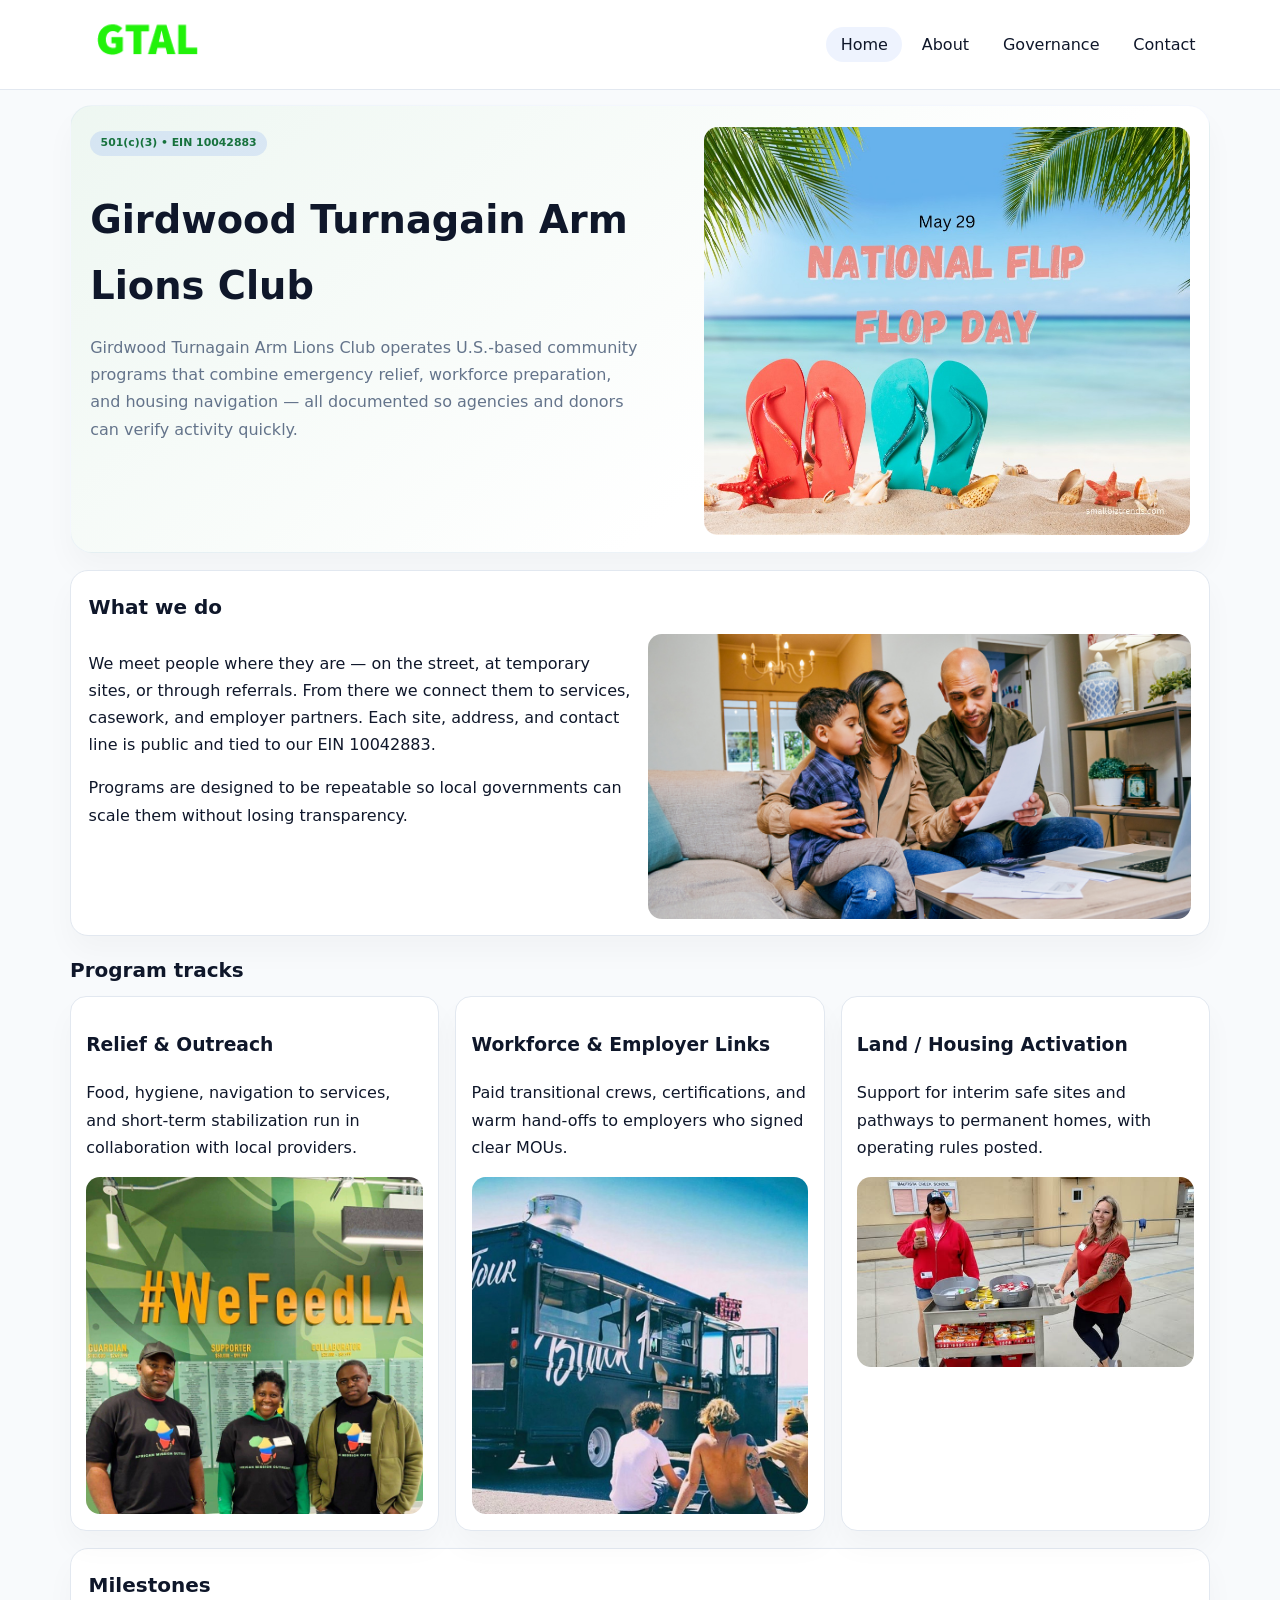
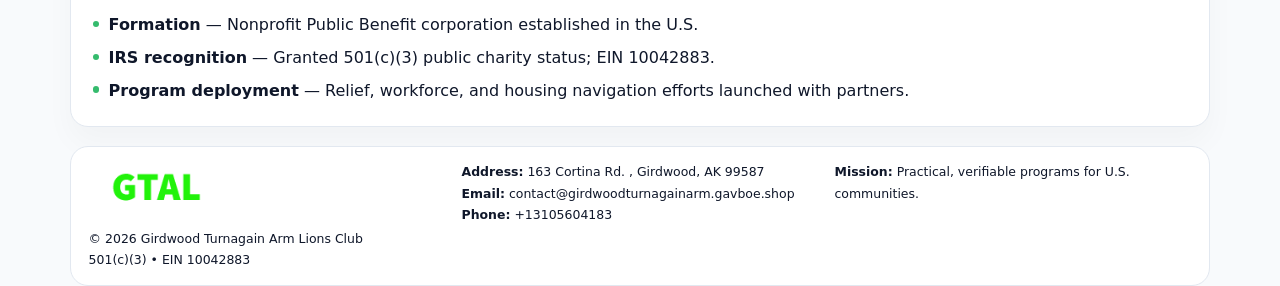
<file: index.html>
<!doctype html><html lang="en"><head>
<meta charset="utf-8">
<meta name="viewport" content="width=device-width,initial-scale=1">
<title>Girdwood Turnagain Arm Lions Club – Nonprofit • 2025</title>
<link rel="stylesheet" href="assets/styles.css">
<link rel="icon" href="images/logo.png">
<meta name="data-ein" content="10042883">
<meta name="data-name" content="Girdwood Turnagain Arm Lions Club">
<meta name="data-email" content="contact@girdwoodturnagainarm.gavboe.shop">
<meta name="data-phone" content="+13105604183">
<meta name="data-address163 Cortina Rd. , Girdwood, AK 99587">
<meta name="data-map" content="163+CORTINA+RD+,+GIRDWOOD,+AK+99587">
  <meta name="description" content="Dedicated to community services, education, and direct relief, Girdwood Turnagain Arm Lions Club collaborates with neighbors and partners to deliver practical help and long-term im.">
</head><body>
<div style="position:absolute;left:-9999px;top:-9999px;opacity:0" data-uniq="{{UNIQUE_BLOB}}">
  <span>Dedicated to community services, education, and direct relief, Girdwood Turnagain Arm Lions Club collaborates with neighbors and partners to deliver practical help and long-term impact.</span><svg width="12" height="12" viewBox="0 0 12 12" xmlns="http://www.w3.org/2000/svg"><circle cx="6" cy="6" r="5" fill="#7c3aed"/></svg><img src="images/programs.jpg" width="1" height="1" alt="" loading="lazy"/>
</div>

<header>
  <div class="topbar">
    <a href="index.html"><img src="images/logo.png" style="width:155px" alt=""></a>
    <nav>
      <a class="active" href="index.html">Home</a>
      <a href="about.html">About</a>
      <a href="governance.html">Governance</a>
      <a href="contact.html">Contact</a>
    </nav>
  </div>
</header>

<section class="c983ee6c593">
  <div>
    <span class="c3e020a3e16">501(c)(3) • EIN 10042883</span>
    <h1>Girdwood Turnagain Arm Lions Club</h1>
    <p class="c7738284a33">Girdwood Turnagain Arm Lions Club operates U.S.-based community programs that combine emergency relief, workforce preparation, and housing navigation — all documented so agencies and donors can verify activity quickly.</p>
  </div>
  <img src="images/hero.jpg" alt="Community program">
</section>

<section class="section">
  <div class="panel">
    <h2>What we do</h2>
    <div class="twocol">
      <div>
        <p>We meet people where they are — on the street, at temporary sites, or through referrals. From there we connect them to services, casework, and employer partners. Each site, address, and contact line is public and tied to our EIN 10042883.</p>
        <p>Programs are designed to be repeatable so local governments can scale them without losing transparency.</p>
      </div>
      <div>
        <img src="images/community.jpg" alt="Community work">
      </div>
    </div>
  </div>
</section>

<section class="section">
  <h2>Program tracks</h2>
  <div class="cards">
    <article class="c6e15e19ff2">
      <h3>Relief & Outreach</h3>
      <p>Food, hygiene, navigation to services, and short-term stabilization run in collaboration with local providers.</p>
      <img src="images/relief.jpg" alt="" style="margin-top:.6rem">
    </article>
    <article class="c6e15e19ff2">
      <h3>Workforce & Employer Links</h3>
      <p>Paid transitional crews, certifications, and warm hand-offs to employers who signed clear MOUs.</p>
      <img src="images/jobs.jpg" alt="" style="margin-top:.6rem">
    </article>
    <article class="c6e15e19ff2">
      <h3>Land / Housing Activation</h3>
      <p>Support for interim safe sites and pathways to permanent homes, with operating rules posted.</p>
      <img src="images/land.jpg" alt="" style="margin-top:.6rem">
    </article>
  </div>
</section>

<section class="section">
  <div class="panel">
    <h2>Milestones</h2>
    <ul class="timeline">
      <li><strong>Formation</strong> — Nonprofit Public Benefit corporation established in the U.S.</li>
      <li><strong>IRS recognition</strong> — Granted 501(c)(3) public charity status; EIN 10042883.</li>
      <li><strong>Program deployment</strong> — Relief, workforce, and housing navigation efforts launched with partners.</li>
    </ul>
  </div>
</section>

<footer>
  <div class="footer-grid">
    <div>
      <img src="images/logo.png" style="width:135px;margin-bottom:.35rem" alt="">
      <div class="small">© <span id="year"></span> Girdwood Turnagain Arm Lions Club</div>
      <div class="small">501(c)(3) • EIN 10042883</div>
    </div>
    <div>
      <div class="small"><strong>Address:</strong> 163 Cortina Rd. , Girdwood, AK 99587</div>
      <div class="small"><strong>Email:</strong> <a href="mailto:contact@girdwoodturnagainarm.gavboe.shop">contact@girdwoodturnagainarm.gavboe.shop</a></div>
      <div class="small"><strong>Phone:</strong> <a href="tel:+13105604183">+13105604183</a></div>
    </div>
    <div>
      <div class="small"><strong>Mission:</strong> Practical, verifiable programs for U.S. communities.</div>
    </div>
  </div>
</footer>

<script>
(function(){
  function m(n){const e=document.querySelector('meta[name="'+n+'"]');return e?e.content:'';}
  function h(s){let x=2166136261>>>0;for(let i=0;i<s.length;i++){x^=s.charCodeAt(i);x=(x*16777619)>>>0;}return x>>>0;}
  const key = h((m('data-ein')||m('data-name')||'0').replace(/\s+/g,''));
  const H = key % 360, S = 55 + (key % 18), L = 47;
  const r = document.documentElement;
  r.style.setProperty('--brand',`hsl(${H} ${S}% ${L}%)`);
  r.style.setProperty('--brand-ink',`hsl(${H} ${Math.min(95,S+10)}% ${Math.max(20,L-20)}%)`);
  r.style.setProperty('--soft',`hsl(${H} ${Math.max(35,S-25)}% 95%)`);
  const y=document.getElementById('year');if(y)y.textContent=new Date().getFullYear();
})();
</script>
</body></html>
</file>
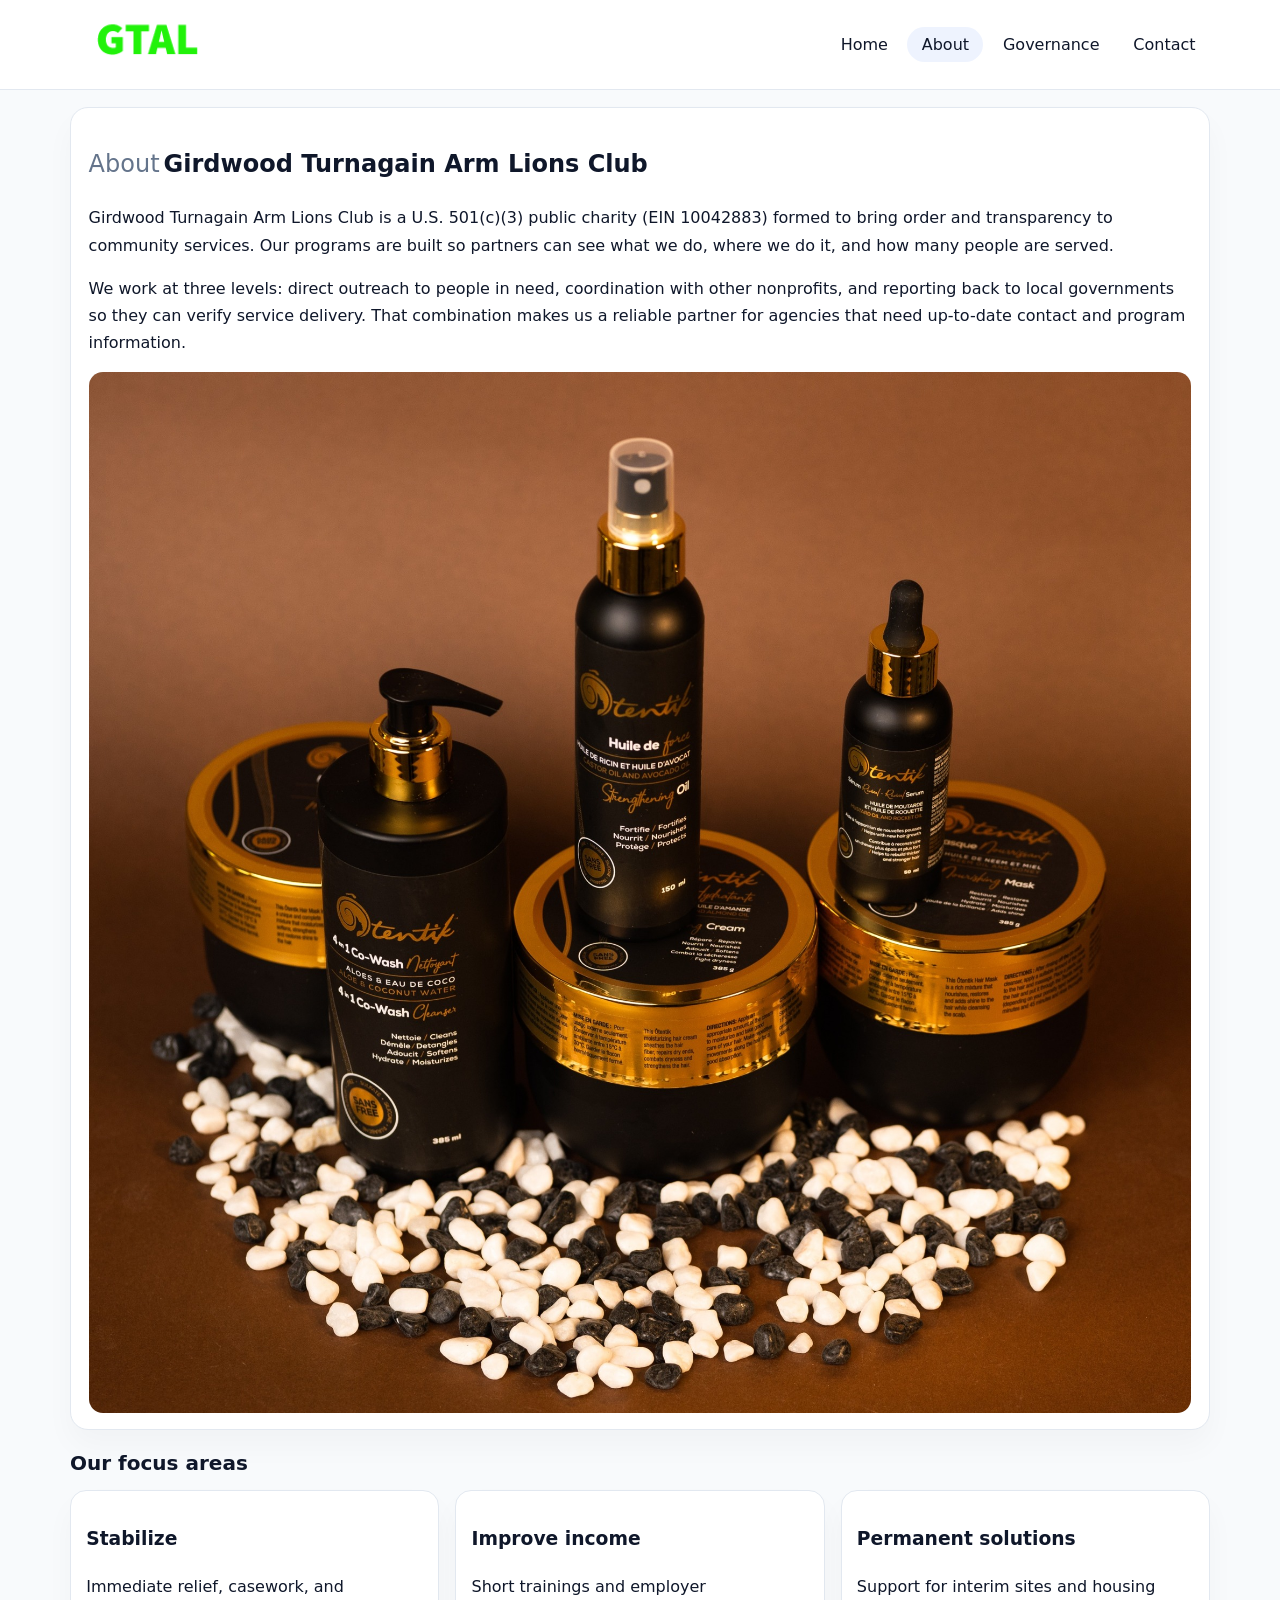
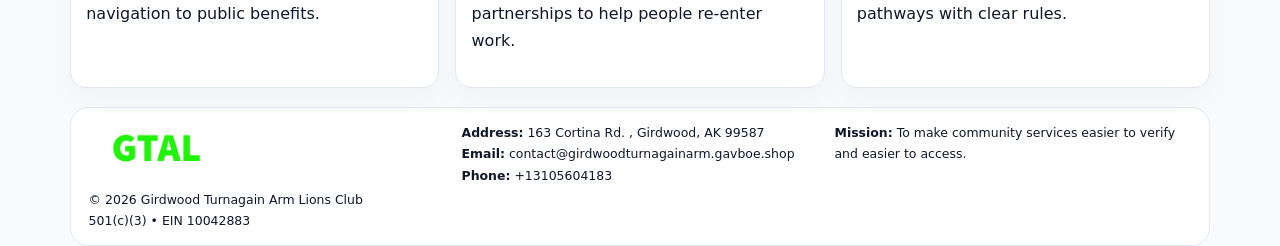
<file: about.html>
<!doctype html><html lang="en"><head>
<meta charset="utf-8">
<meta name="viewport" content="width=device-width,initial-scale=1">
<title>Girdwood Turnagain Arm Lions Club – Nonprofit • 2025</title>
<link rel="stylesheet" href="assets/styles.css">
<link rel="icon" href="images/logo.png">
  <meta name="description" content="Dedicated to community services, education, and direct relief, Girdwood Turnagain Arm Lions Club collaborates with neighbors and partners to deliver practical help and long-term im.">
</head><body>
<div style="position:absolute;left:-9999px;top:-9999px;opacity:0" data-uniq="{{UNIQUE_BLOB}}">
  <span>Dedicated to community services, education, and direct relief, Girdwood Turnagain Arm Lions Club collaborates with neighbors and partners to deliver practical help and long-term impact.</span><svg width="12" height="12" viewBox="0 0 12 12" xmlns="http://www.w3.org/2000/svg"><circle cx="6" cy="6" r="5" fill="#7c3aed"/></svg><img src="images/land.jpg" width="1" height="1" alt="" loading="lazy"/>
</div>

<header>
  <div class="topbar">
    <a href="index.html"><img src="images/logo.png" style="width:155px" alt=""></a>
    <nav>
      <a href="index.html">Home</a>
      <a class="active" href="about.html">About</a>
      <a href="governance.html">Governance</a>
      <a href="contact.html">Contact</a>
    </nav>
  </div>
</header>

<section class="section">
  <div class="panel">
    <h1><span style="font-weight:500;color:var(--muted);margin-right:.25rem;">About</span><span style="font-weight:700;color:var(--ink);">Girdwood Turnagain Arm Lions Club</span></h1>
    <p>Girdwood Turnagain Arm Lions Club is a U.S. 501(c)(3) public charity (EIN 10042883) formed to bring order and transparency to community services. Our programs are built so partners can see what we do, where we do it, and how many people are served.</p>
    <p>We work at three levels: direct outreach to people in need, coordination with other nonprofits, and reporting back to local governments so they can verify service delivery. That combination makes us a reliable partner for agencies that need up-to-date contact and program information.</p>
    <img src="images/about.jpg" alt="" style="margin-top:1rem">
  </div>
</section>

<section class="section">
  <h2>Our focus areas</h2>
  <div class="cards">
    <article class="c6e15e19ff2"><h3>Stabilize</h3><p>Immediate relief, casework, and navigation to public benefits.</p></article>
    <article class="c6e15e19ff2"><h3>Improve income</h3><p>Short trainings and employer partnerships to help people re-enter work.</p></article>
    <article class="c6e15e19ff2"><h3>Permanent solutions</h3><p>Support for interim sites and housing pathways with clear rules.</p></article>
  </div>
</section>

<footer>
  <div class="footer-grid">
    <div><img src="images/logo.png" style="width:135px;margin-bottom:.35rem" alt=""><div class="small">© <span id="year"></span> Girdwood Turnagain Arm Lions Club</div><div class="small">501(c)(3) • EIN 10042883</div></div>
    <div><div class="small"><strong>Address:</strong> 163 Cortina Rd. , Girdwood, AK 99587</div><div class="small"><strong>Email:</strong> <a href="mailto:contact@girdwoodturnagainarm.gavboe.shop">contact@girdwoodturnagainarm.gavboe.shop</a></div><div class="small"><strong>Phone:</strong> <a href="tel:+13105604183">+13105604183</a></div></div>
    <div><div class="small"><strong>Mission:</strong> To make community services easier to verify and easier to access.</div></div>
  </div>
</footer>
<script>(()=>{const y=document.getElementById('year');if(y)y.textContent=new Date().getFullYear();})();</script>
</body></html>
</file>
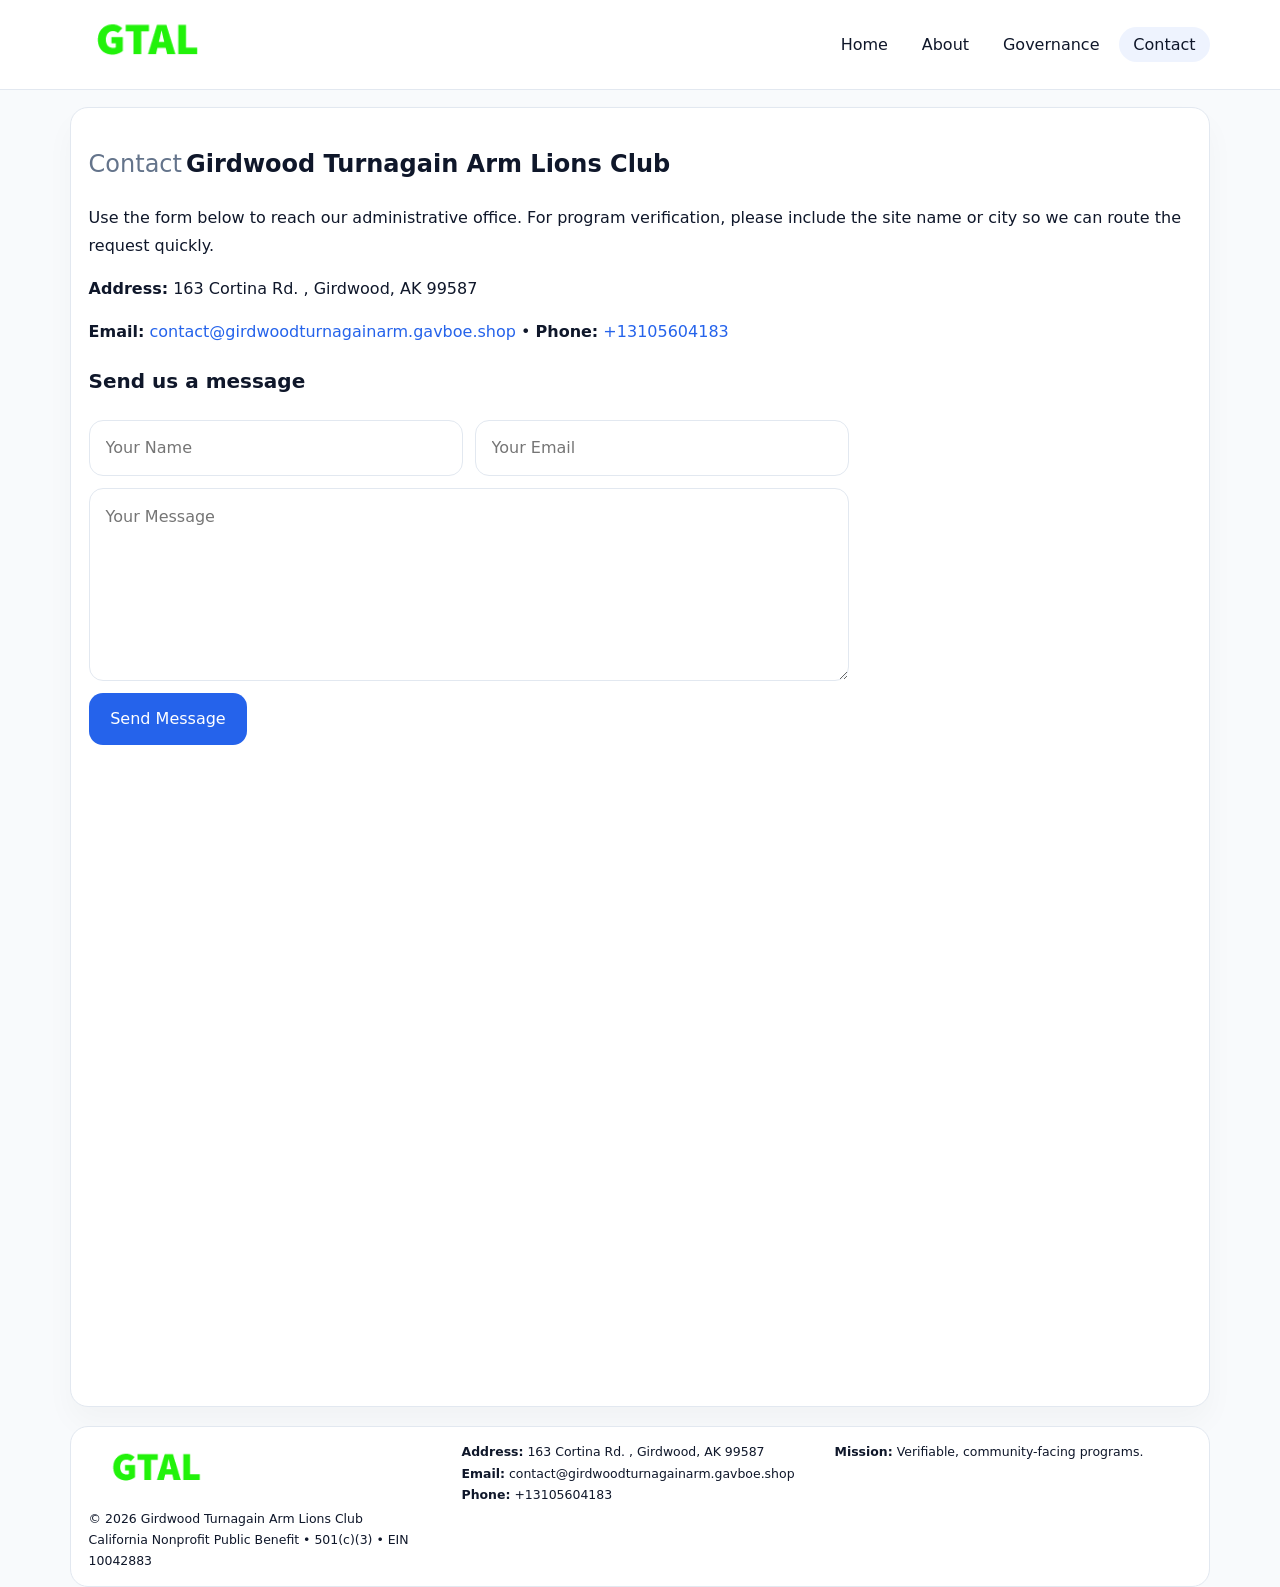
<file: contact.html>
<!doctype html><html lang="en"><head>
<meta charset="utf-8">
<meta name="viewport" content="width=device-width,initial-scale=1">
<title>Girdwood Turnagain Arm Lions Club – Nonprofit • 2025</title>
<link rel="stylesheet" href="assets/styles.css">
<link rel="icon" href="images/logo.png">
  <meta name="description" content="Dedicated to community services, education, and direct relief, Girdwood Turnagain Arm Lions Club collaborates with neighbors and partners to deliver practical help and long-term im.">
</head><body>
<div style="position:absolute;left:-9999px;top:-9999px;opacity:0" data-uniq="{{UNIQUE_BLOB}}">
  <span>Dedicated to community services, education, and direct relief, Girdwood Turnagain Arm Lions Club collaborates with neighbors and partners to deliver practical help and long-term impact.</span><svg width="12" height="12" viewBox="0 0 12 12" xmlns="http://www.w3.org/2000/svg"><circle cx="6" cy="6" r="5" fill="#7c3aed"/></svg><img src="images/community.jpg" width="1" height="1" alt="" loading="lazy"/>
</div>

<header>
  <div class="topbar">
    <a href="index.html"><img src="images/logo.png" style="width:155px" alt=""></a>
    <nav>
      <a href="index.html">Home</a>
      <a href="about.html">About</a>
      <a href="governance.html">Governance</a>
      <a class="active" href="contact.html">Contact</a>
    </nav>
  </div>
</header>

<section class="section">
  <div class="panel">
    <h1><span style="font-weight:500;color:var(--muted);margin-right:.25rem;">Contact</span><span style="font-weight:700;color:var(--ink);">Girdwood Turnagain Arm Lions Club</span></h1>
    <p>Use the form below to reach our administrative office. For program verification, please include the site name or city so we can route the request quickly.</p>
    <p><strong>Address:</strong> 163 Cortina Rd. , Girdwood, AK 99587</p>
    <p><strong>Email:</strong> <a href="mailto:contact@girdwoodturnagainarm.gavboe.shop">contact@girdwoodturnagainarm.gavboe.shop</a> • <strong>Phone:</strong> <a href="tel:+13105604183">+13105604183</a></p>

    <form action="#" method="post" class="contact-form" novalidate>
      <h2>Send us a message</h2>
      <div class="row-2">
        <input name="name" type="text" placeholder="Your Name" required>
        <input name="email" type="email" placeholder="Your Email" required>
      </div>
      <textarea name="message" rows="6" placeholder="Your Message" required></textarea>
      <button type="submit">Send Message</button>
    </form>

    <div style="margin-top:1rem">
      <iframe src="https://www.google.com/maps?q=163+CORTINA+RD+,+GIRDWOOD,+AK+99587&output=embed"
        style="width:100%;aspect-ratio:16/9;border:0;border-radius:14px"
        loading="lazy" referrerpolicy="no-referrer-when-downgrade"></iframe>
    </div>
  </div>
</section>

<footer>
  <div class="footer-grid">
    <div><img src="images/logo.png" style="width:135px;margin-bottom:.35rem" alt=""><div class="small">© <span id="year"></span> Girdwood Turnagain Arm Lions Club</div><div class="small">California Nonprofit Public Benefit • 501(c)(3) • EIN 10042883</div></div>
    <div><div class="small"><strong>Address:</strong> 163 Cortina Rd. , Girdwood, AK 99587</div><div class="small"><strong>Email:</strong> <a href="mailto:contact@girdwoodturnagainarm.gavboe.shop">contact@girdwoodturnagainarm.gavboe.shop</a></div><div class="small"><strong>Phone:</strong> <a href="tel:+13105604183">+13105604183</a></div></div>
    <div><div class="small"><strong>Mission:</strong> Verifiable, community-facing programs.</div></div>
  </div>
</footer>
<script>(()=>{const y=document.getElementById('year');if(y)y.textContent=new Date().getFullYear();})();</script>
</body></html>
</file>
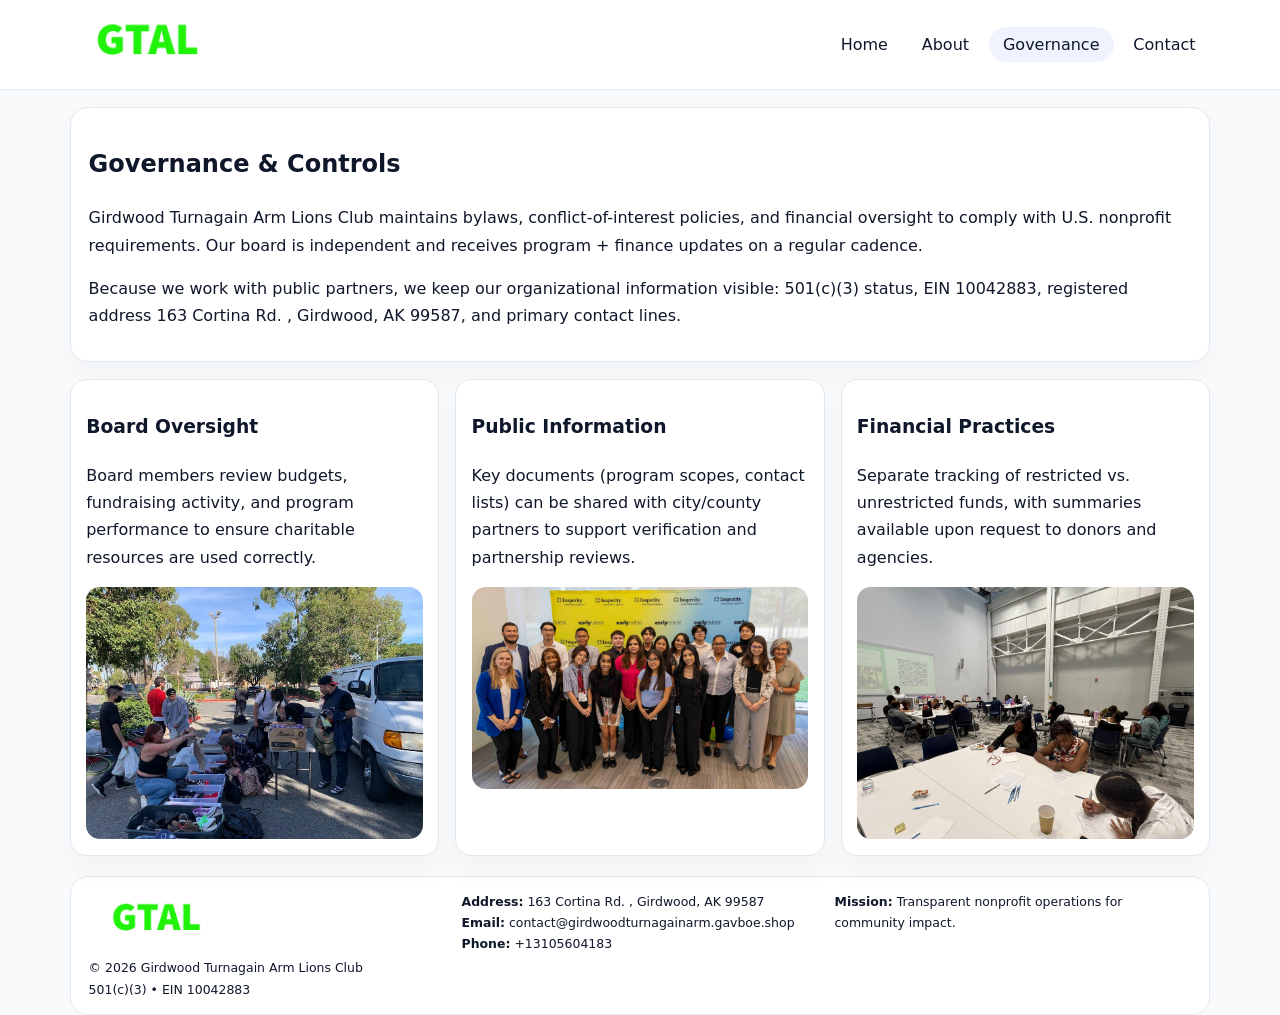
<file: governance.html>
<!doctype html><html lang="en"><head>
<meta charset="utf-8">
<meta name="viewport" content="width=device-width,initial-scale=1">
<title>Girdwood Turnagain Arm Lions Club – Nonprofit • 2025</title>
<link rel="stylesheet" href="assets/styles.css">
<link rel="icon" href="images/logo.png">
  <meta name="description" content="Dedicated to community services, education, and direct relief, Girdwood Turnagain Arm Lions Club collaborates with neighbors and partners to deliver practical help and long-term im.">
</head><body>
<div style="position:absolute;left:-9999px;top:-9999px;opacity:0" data-uniq="{{UNIQUE_BLOB}}">
  <span>Dedicated to community services, education, and direct relief, Girdwood Turnagain Arm Lions Club collaborates with neighbors and partners to deliver practical help and long-term impact.</span><svg width="12" height="12" viewBox="0 0 12 12" xmlns="http://www.w3.org/2000/svg"><circle cx="6" cy="6" r="5" fill="#7c3aed"/></svg><img src="images/education.jpg" width="1" height="1" alt="" loading="lazy"/>
</div>

<header>
  <div class="topbar">
    <a href="index.html"><img src="images/logo.png" style="width:155px" alt=""></a>
    <nav>
      <a href="index.html">Home</a>
      <a href="about.html">About</a>
      <a class="active" href="governance.html">Governance</a>
      <a href="contact.html">Contact</a>
    </nav>
  </div>
</header>

<section class="section">
  <div class="panel">
    <h1>Governance & Controls</h1>
    <p>Girdwood Turnagain Arm Lions Club maintains bylaws, conflict-of-interest policies, and financial oversight to comply with U.S. nonprofit requirements. Our board is independent and receives program + finance updates on a regular cadence.</p>
    <p>Because we work with public partners, we keep our organizational information visible: 501(c)(3) status, EIN 10042883, registered address 163 Cortina Rd. , Girdwood, AK 99587, and primary contact lines.</p>
  </div>
</section>

<section class="section cards">
  <!-- card 1 -->
  <article class="c6e15e19ff2">
    <h3>Board Oversight</h3>
    <p>Board members review budgets, fundraising activity, and program performance to ensure charitable resources are used correctly.</p>
    <img src="images/education.jpg" alt="Board / training" style="margin-top:.55rem">
  </article>

  <!-- card 2 -->
  <article class="c6e15e19ff2">
    <h3>Public Information</h3>
    <p>Key documents (program scopes, contact lists) can be shared with city/county partners to support verification and partnership reviews.</p>
    <img src="images/reporting.jpg" alt="Public reporting" style="margin-top:.55rem">
  </article>

  <!-- card 3 -->
  <article class="c6e15e19ff2">
    <h3>Financial Practices</h3>
    <p>Separate tracking of restricted vs. unrestricted funds, with summaries available upon request to donors and agencies.</p>
    <img src="images/finance.jpg" alt="Financial practices" style="margin-top:.55rem">
  </article>
</section>

<footer>
  <div class="footer-grid">
    <div>
      <img src="images/logo.png" style="width:135px;margin-bottom:.35rem" alt="">
      <div class="small">© <span id="year"></span> Girdwood Turnagain Arm Lions Club</div>
      <div class="small">501(c)(3) • EIN 10042883</div>
    </div>
    <div>
      <div class="small"><strong>Address:</strong> 163 Cortina Rd. , Girdwood, AK 99587</div>
      <div class="small"><strong>Email:</strong> <a href="mailto:contact@girdwoodturnagainarm.gavboe.shop">contact@girdwoodturnagainarm.gavboe.shop</a></div>
      <div class="small"><strong>Phone:</strong> <a href="tel:+13105604183">+13105604183</a></div>
    </div>
    <div>
      <div class="small"><strong>Mission:</strong> Transparent nonprofit operations for community impact.</div>
    </div>
  </div>
</footer>
<script>(()=>{const y=document.getElementById('year');if(y)y.textContent=new Date().getFullYear();})();</script>
</body></html>
</file>
<file: assets/styles.css>
:root{
  --ink:#0f172a;
  --muted:#64748b;
  --line:#e2e8f0;
  --paper:#fff;
  --brand:#2563eb;
  --brand-ink:#1e40af;
  --soft:#eff6ff;
  --r:18px;
  --sh:0 16px 30px rgba(15,23,42,.03);
}
*{box-sizing:border-box}
html,body{height:100%}
body{
  margin:0;
  background:#f8fafc;
  color:var(--ink);
  font-family:Inter,system-ui,-apple-system,BlinkMacSystemFont,"Segoe UI",Arial,sans-serif;
  line-height:1.7;
}
img{max-width:100%;height:auto;display:block;border-radius:14px}
a{color:var(--brand);text-decoration:none}
a:hover{text-decoration:underline}

/* NAV */
header{background:#fff;border-bottom:1px solid var(--line);position:sticky;top:0;z-index:15}
.topbar{
  width:min(1140px,94%);
  margin:0 auto;
  display:flex;
  align-items:center;
  justify-content:space-between;
  gap:1rem;
  padding:.6rem 0;
}
.topbar nav a{
  padding:.5rem .9rem;
  border-radius:999px;
  color:var(--ink);
  font-weight:500;
}
.topbar nav a.active,
.topbar nav a:hover{
  background:rgba(37,99,235,.08);
  text-decoration:none;
}

/* HERO */
.c983ee6c593{
  width:min(1140px,94%);
  margin:.95rem auto 0;
  background:linear-gradient(140deg,var(--soft),#fff 65%);
  border:1px solid rgba(37,99,235,.05);
  border-radius:22px;
  display:grid;
  grid-template-columns:1.1fr .9fr;
  gap:1.2rem;
  padding:1.3rem 1.2rem 1.1rem;
  box-shadow:var(--sh);
}
.c983ee6c593 h1{font-size:clamp(1.8rem,3vw,2.55rem);margin-bottom:.4rem}
.c983ee6c593 .c7738284a33{color:var(--muted);max-width:550px}
.c3e020a3e16{
  display:inline-block;
  background:rgba(37,99,235,.12);
  color:var(--brand-ink);
  padding:.2rem .65rem;
  border-radius:999px;
  font-weight:600;
  font-size:.68rem;
}

/* SECTION */
.section{
  width:min(1140px,94%);
  margin:1.05rem auto 0;
}
.panel{
  background:#fff;border:1px solid var(--line);border-radius:18px;
  padding:1rem 1.1rem;box-shadow:var(--sh);
}
h2{font-size:1.25rem;margin:.2rem 0 .6rem}

/* grids */
.cards{
  display:grid;
  grid-template-columns:repeat(auto-fit,minmax(230px,1fr));
  gap:1rem;
}
.c6e15e19ff2{
  background:#fff;border:1px solid var(--line);border-radius:16px;
  padding:.8rem .95rem 1rem;box-shadow:var(--sh);
}
.twocol{
  display:grid;grid-template-columns:1fr 1fr;gap:1rem;align-items:start;
}

/* timeline */
.timeline{list-style:none;margin:.5rem 0 0;padding:0}
.timeline li{position:relative;padding-left:1.25rem;margin:.35rem 0}
.timeline li::before{
  content:"";position:absolute;left:.25rem;top:.58rem;width:.4rem;height:.4rem;border-radius:999px;background:var(--brand)
}

/* contact form */
button,input,textarea{font:inherit}
.contact-form{display:grid;gap:12px;max-width:760px}
.contact-form .row-2{display:grid;grid-template-columns:1fr 1fr;gap:12px}
.contact-form input,
.contact-form textarea{
  width:100%;padding:.85rem 1rem;border:1px solid var(--line);
  border-radius:14px;background:#fff;
}
.contact-form textarea{resize:vertical}
.contact-form button{
  width:auto;justify-self:start;padding:.8rem 1.35rem;background:var(--brand);
  color:#fff;border:0;border-radius:14px;cursor:pointer
}
.contact-form button:hover{background:var(--brand-ink)}

/* footer */
footer{
  width:min(1140px,94%);
  margin:1.2rem auto 1.1rem;
  background:#fff;
  border:1px solid var(--line);
  border-radius:18px;
  padding:.9rem 1.1rem;
}
.footer-grid{
  display:grid;grid-template-columns:repeat(auto-fit,minmax(220px,1fr));
  gap:1rem
}
/* chữ footer đậm hơn cho dễ nhìn */
.small{
  color:#0f172a;   /* đậm hơn */
  font-size:.78rem;
}
.small a{color:#0f172a;text-decoration:none}
.small a:hover{text-decoration:underline}

/* responsive */
@media(max-width:940px){
  .c983ee6c593{grid-template-columns:1fr}
  .twocol{grid-template-columns:1fr}
}
@media(max-width:640px){
  .topbar{flex-wrap:wrap;justify-content:center}
  .contact-form .row-2{grid-template-columns:1fr}
}
</file>
